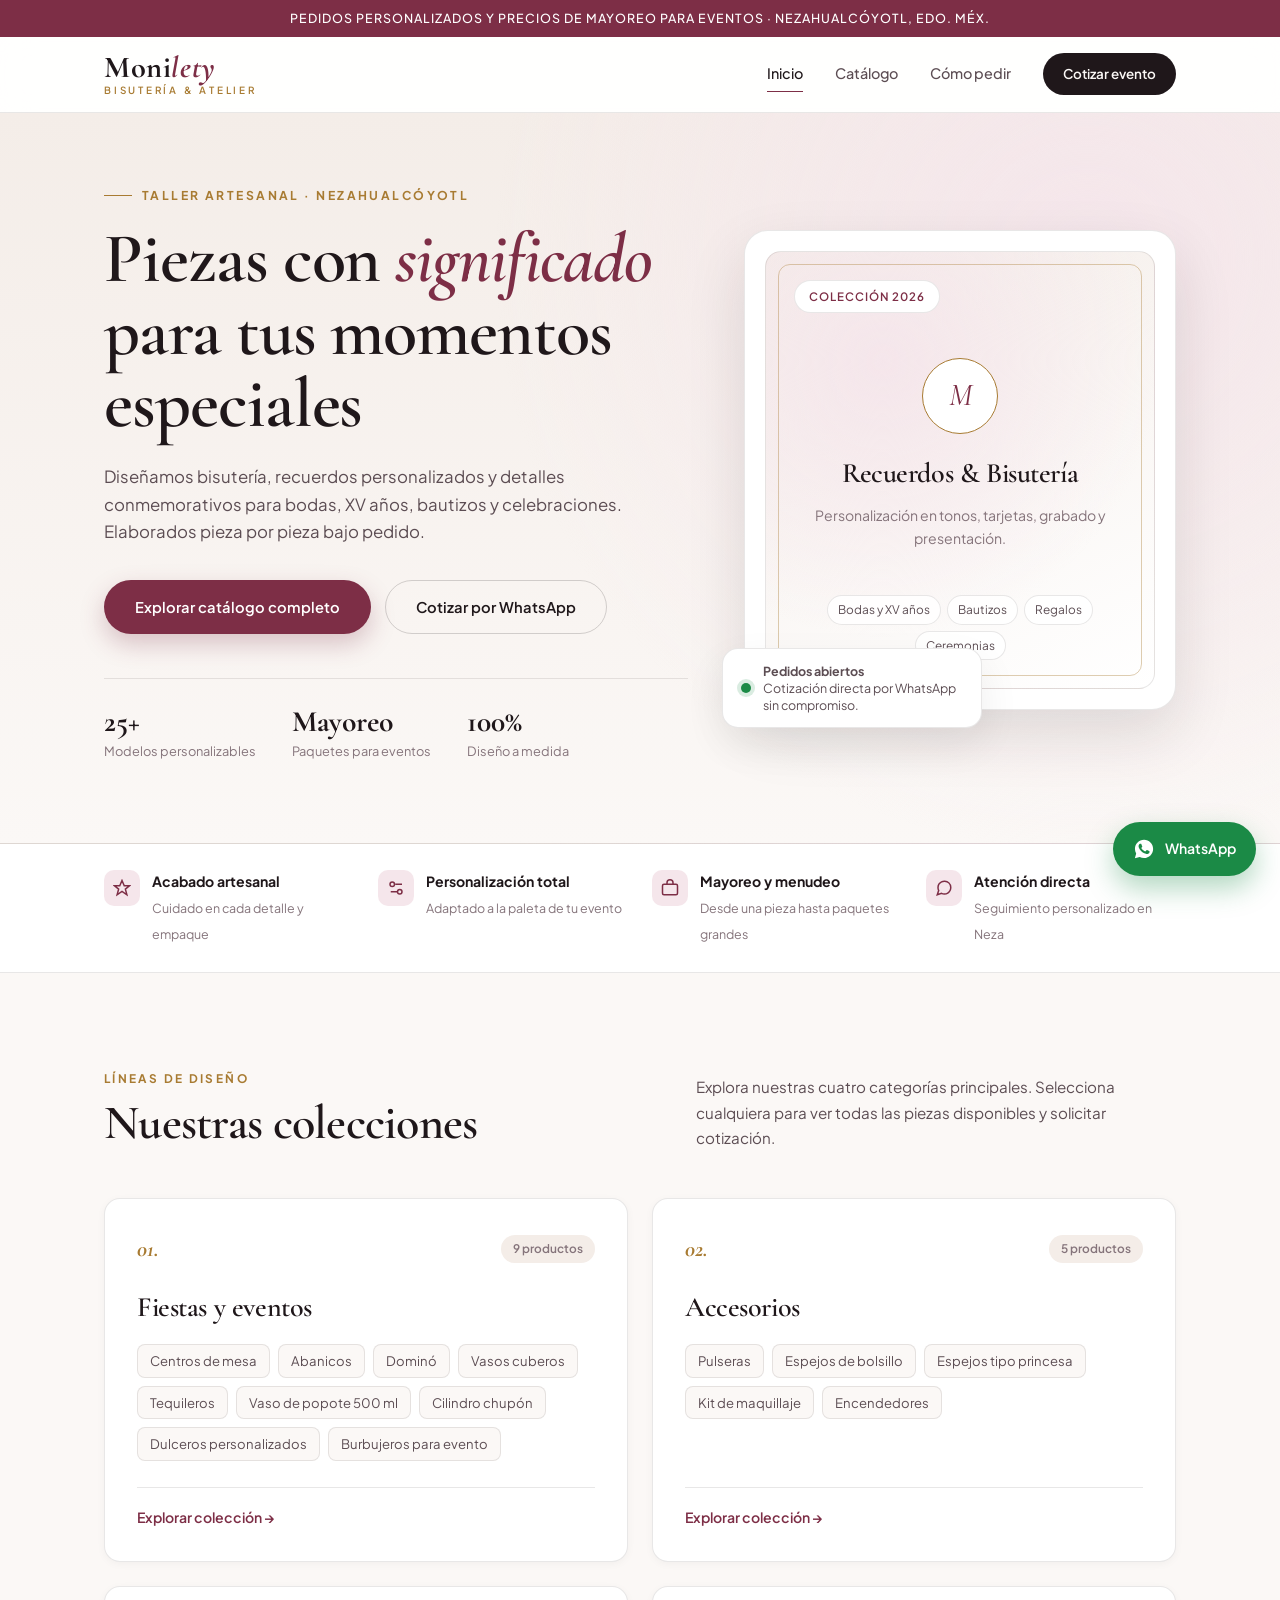
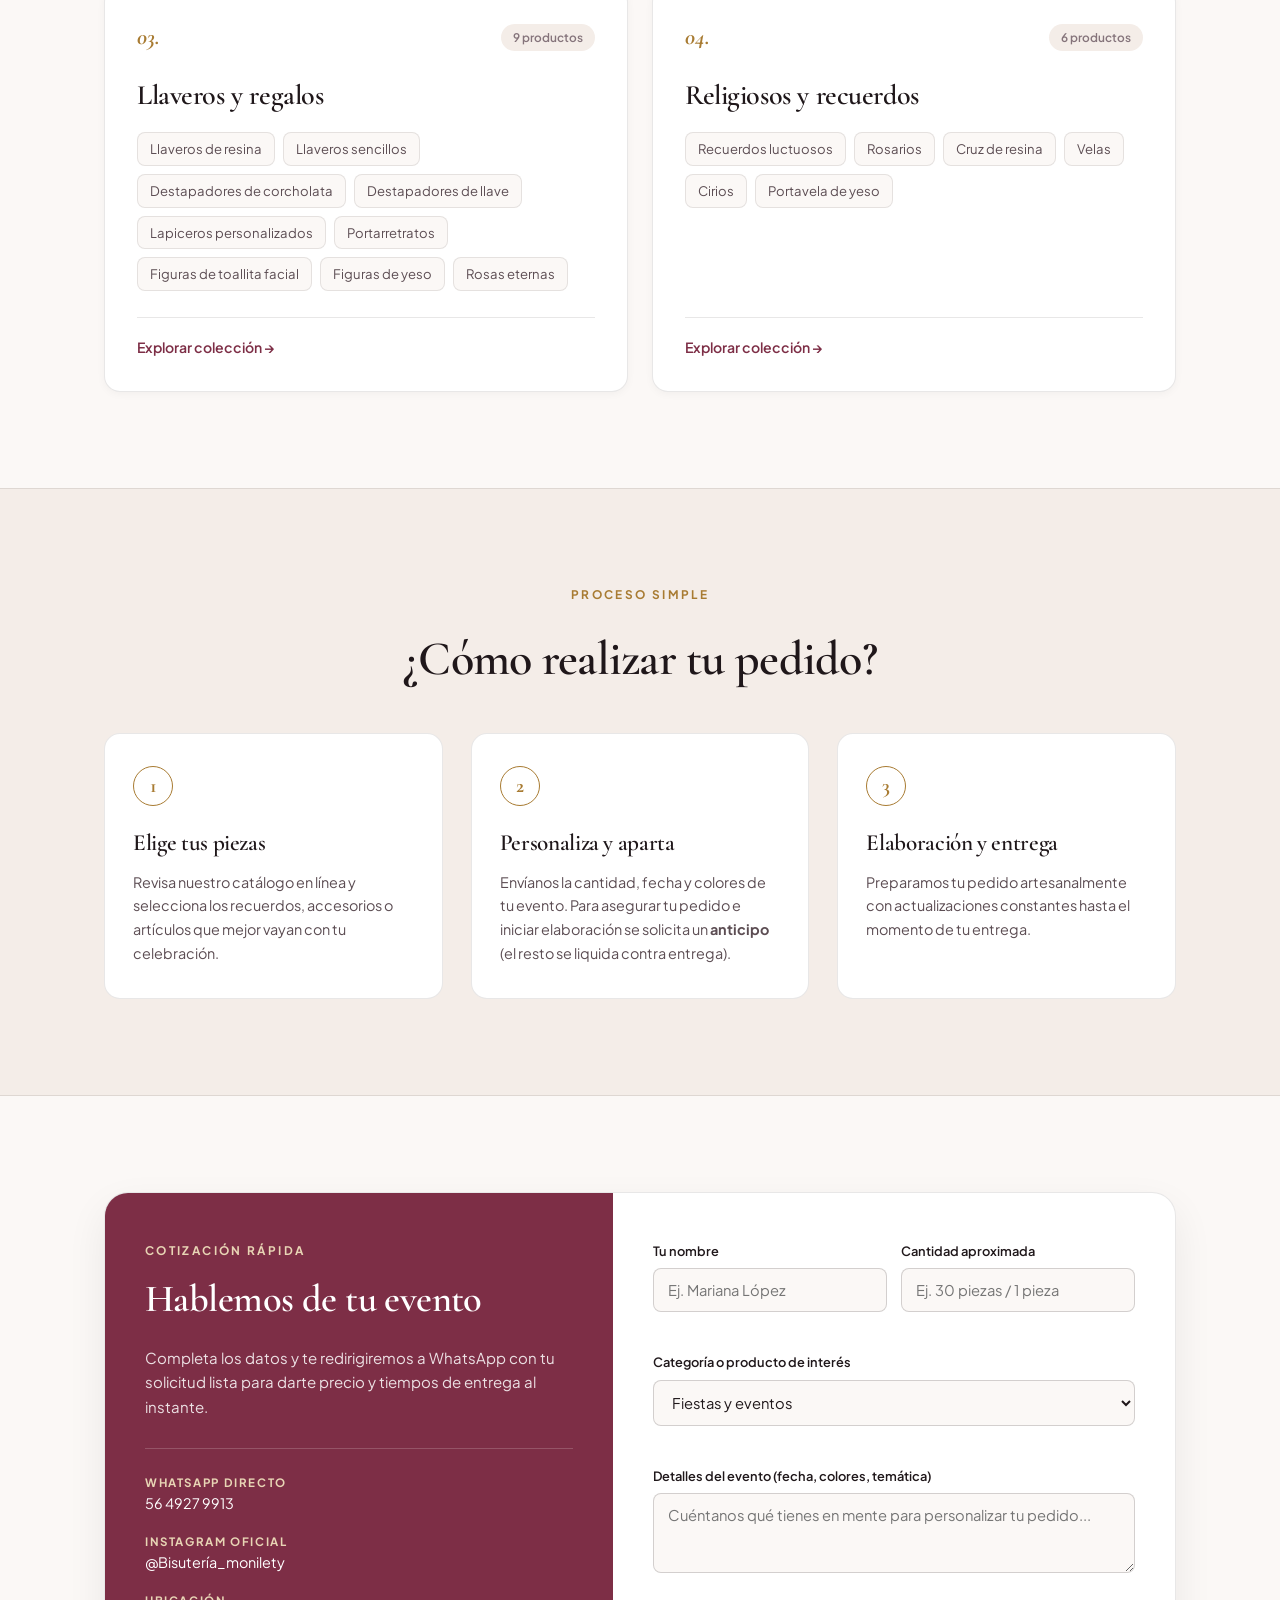
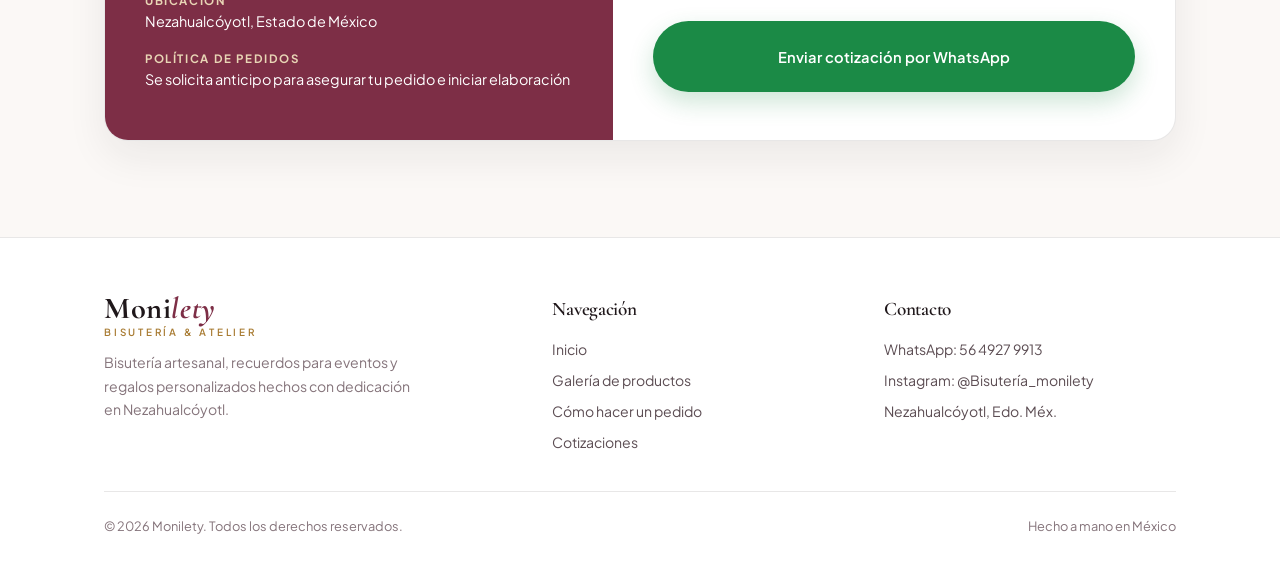
<file: index.html>
<!DOCTYPE html>
<html lang="es">
<head>
  <meta charset="utf-8">
  <meta name="viewport" content="width=device-width, initial-scale=1">
  <link rel="preconnect" href="https://fonts.googleapis.com">
  <link rel="preconnect" href="https://fonts.gstatic.com" crossorigin>
  <link rel="stylesheet" href="https://fonts.googleapis.com/css2?family=Cormorant+Garamond:ital,wght@0,600;0,700;1,600&family=Plus+Jakarta+Sans:wght@400;500;600;700&display=swap">
  <link rel="stylesheet" href="estilos.css">
  <title>Monilety Atelier · Bisutería y Recuerdos Personalizados</title>
</head>
<body>

<div class="topbar">Pedidos personalizados y precios de mayoreo para eventos · Nezahualcóyotl, Edo. Méx.</div>

<header>
  <div class="nav-inner">
    <a class="logo" href="index.html">
      <span class="logo-main">Moni<em>lety</em></span>
      <span class="logo-sub">Bisutería &amp; Atelier</span>
    </a>
    <nav>
      <a class="on" href="index.html">Inicio</a>
      <a href="galeria.html">Catálogo</a>
      <a href="#proceso">Cómo pedir</a>
      <a href="#contacto" class="nav-cta">Cotizar evento</a>
    </nav>
  </div>
</header>

<section class="hero">
  <div class="wrap hero-grid">
    <div>
      <span class="kicker">Taller artesanal · Nezahualcóyotl</span>
      <h1>Piezas con <em>significado</em> para tus momentos especiales</h1>
      <p class="hero-lead">Diseñamos bisutería, recuerdos personalizados y detalles conmemorativos para bodas, XV años, bautizos y celebraciones. Elaborados pieza por pieza bajo pedido.</p>
      <div class="hero-btns">
        <a class="btn btn-primary" href="galeria.html">Explorar catálogo completo</a>
        <a class="btn btn-outline" href="#contacto">Cotizar por WhatsApp</a>
      </div>
      <div class="hero-stats">
        <div class="stat">
          <strong>25+</strong>
          <span>Modelos personalizables</span>
        </div>
        <div class="stat">
          <strong>Mayoreo</strong>
          <span>Paquetes para eventos</span>
        </div>
        <div class="stat">
          <strong>100%</strong>
          <span>Diseño a medida</span>
        </div>
      </div>
    </div>

    <div class="hero-showcase">
      <div class="showcase-frame">
        <div class="showcase-visual">
          <span class="showcase-badge">Colección 2026</span>
          <div class="showcase-center">
            <div class="showcase-monogram">M</div>
            <h3>Recuerdos &amp; Bisutería</h3>
            <p>Personalización en tonos, tarjetas, grabado y presentación.</p>
          </div>
          <div class="showcase-list">
            <span>Bodas y XV años</span>
            <span>Bautizos</span>
            <span>Regalos</span>
            <span>Ceremonias</span>
          </div>
        </div>
      </div>
      <div class="floating-note">
        <span class="dot-live"></span>
        <small><strong>Pedidos abiertos</strong><br>Cotización directa por WhatsApp sin compromiso.</small>
      </div>
    </div>
  </div>
</section>

<div class="trust-strip">
  <div class="wrap trust-grid">
    <div class="trust-item">
      <div class="trust-icon">
        <svg width="18" height="18" viewBox="0 0 24 24" fill="none" stroke="currentColor" stroke-width="2"><path d="M12 2l3 7h7l-5.5 4.5L18.5 21 12 16.5 5.5 21l2-7.5L2 9h7z"/></svg>
      </div>
      <div>
        <strong>Acabado artesanal</strong>
        <span>Cuidado en cada detalle y empaque</span>
      </div>
    </div>
    <div class="trust-item">
      <div class="trust-icon">
        <svg width="18" height="18" viewBox="0 0 24 24" fill="none" stroke="currentColor" stroke-width="2"><path d="M20 7h-9M14 17H5"/><circle cx="17" cy="17" r="3"/><circle cx="7" cy="7" r="3"/></svg>
      </div>
      <div>
        <strong>Personalización total</strong>
        <span>Adaptado a la paleta de tu evento</span>
      </div>
    </div>
    <div class="trust-item">
      <div class="trust-icon">
        <svg width="18" height="18" viewBox="0 0 24 24" fill="none" stroke="currentColor" stroke-width="2"><rect x="2" y="7" width="20" height="14" rx="2"/><path d="M16 7V5a4 4 0 0 0-8 0v2"/></svg>
      </div>
      <div>
        <strong>Mayoreo y menudeo</strong>
        <span>Desde una pieza hasta paquetes grandes</span>
      </div>
    </div>
    <div class="trust-item">
      <div class="trust-icon">
        <svg width="18" height="18" viewBox="0 0 24 24" fill="none" stroke="currentColor" stroke-width="2"><path d="M21 11.5a8.38 8.38 0 0 1-.9 3.8 8.5 8.5 0 0 1-7.6 4.7 8.38 8.38 0 0 1-3.8-.9L3 21l1.9-5.7a8.38 8.38 0 0 1-.9-3.8 8.5 8.5 0 0 1 4.7-7.6 8.38 8.38 0 0 1 3.8-.9h.5a8.48 8.48 0 0 1 8 8v.5z"/></svg>
      </div>
      <div>
        <strong>Atención directa</strong>
        <span>Seguimiento personalizado en Neza</span>
      </div>
    </div>
  </div>
</div>

<section class="sec">
  <div class="wrap">
    <div class="sec-head">
      <div>
        <span class="sec-tag">Líneas de diseño</span>
        <h2>Nuestras colecciones</h2>
      </div>
      <p class="sec-desc">Explora nuestras cuatro categorías principales. Selecciona cualquiera para ver todas las piezas disponibles y solicitar cotización.</p>
    </div>
    <div class="cat-grid" id="cats"></div>
  </div>
</section>

<section class="sec sec-warm" id="proceso">
  <div class="wrap">
    <div class="sec-head center">
      <span class="sec-tag">Proceso simple</span>
      <h2>¿Cómo realizar tu pedido?</h2>
    </div>
    <div class="steps-grid">
      <div class="step-card">
        <div class="step-num">1</div>
        <h3>Elige tus piezas</h3>
        <p>Revisa nuestro catálogo en línea y selecciona los recuerdos, accesorios o artículos que mejor vayan con tu celebración.</p>
      </div>
      <div class="step-card">
        <div class="step-num">2</div>
        <h3>Personaliza y aparta</h3>
        <p>Envíanos la cantidad, fecha y colores de tu evento. Para asegurar tu pedido e iniciar elaboración se solicita un <strong>anticipo</strong> (el resto se liquida contra entrega).</p>
      </div>
      <div class="step-card">
        <div class="step-num">3</div>
        <h3>Elaboración y entrega</h3>
        <p>Preparamos tu pedido artesanalmente con actualizaciones constantes hasta el momento de tu entrega.</p>
      </div>
    </div>
  </div>
</section>

<section class="sec" id="contacto">
  <div class="wrap">
    <div class="contact-split">
      <div class="contact-info">
        <div>
          <span class="sec-tag">Cotización rápida</span>
          <h2>Hablemos de tu evento</h2>
          <p>Completa los datos y te redirigiremos a WhatsApp con tu solicitud lista para darte precio y tiempos de entrega al instante.</p>
        </div>
        <div class="info-list">
          <div class="info-item">
            <strong>WhatsApp directo</strong>
            <span>56 4927 9913</span>
          </div>
          <div class="info-item">
            <strong>Instagram oficial</strong>
            <span>@Bisutería_monilety</span>
          </div>
          <div class="info-item">
            <strong>Ubicación</strong>
            <span>Nezahualcóyotl, Estado de México</span>
          </div>
          <div class="info-item">
            <strong>Política de pedidos</strong>
            <span>Se solicita anticipo para asegurar tu pedido e iniciar elaboración</span>
          </div>
        </div>
      </div>

      <form class="contact-form" id="quoteForm">
        <div class="field-row">
          <div class="field">
            <label for="fNombre">Tu nombre</label>
            <input type="text" id="fNombre" placeholder="Ej. Mariana López" required>
          </div>
          <div class="field">
            <label for="fCantidad">Cantidad aproximada</label>
            <input type="text" id="fCantidad" placeholder="Ej. 30 piezas / 1 pieza">
          </div>
        </div>
        <div class="field">
          <label for="fCat">Categoría o producto de interés</label>
          <select id="fCat"></select>
        </div>
        <div class="field">
          <label for="fNota">Detalles del evento (fecha, colores, temática)</label>
          <textarea id="fNota" rows="3" placeholder="Cuéntanos qué tienes en mente para personalizar tu pedido..."></textarea>
        </div>
        <button type="submit" class="btn btn-wa">Enviar cotización por WhatsApp</button>
      </form>
    </div>
  </div>
</section>

<footer>
  <div class="wrap">
    <div class="foot-grid">
      <div>
        <a class="logo" href="index.html">
          <span class="logo-main">Moni<em>lety</em></span>
          <span class="logo-sub">Bisutería &amp; Atelier</span>
        </a>
        <p style="margin:14px 0 0;max-width:320px;color:var(--muted)">Bisutería artesanal, recuerdos para eventos y regalos personalizados hechos con dedicación en Nezahualcóyotl.</p>
      </div>
      <div>
        <h4>Navegación</h4>
        <div class="foot-links">
          <a href="index.html">Inicio</a>
          <a href="galeria.html">Galería de productos</a>
          <a href="#proceso">Cómo hacer un pedido</a>
          <a href="#contacto">Cotizaciones</a>
        </div>
      </div>
      <div>
        <h4>Contacto</h4>
        <div class="foot-links">
          <a id="footWa" target="_blank" rel="noopener">WhatsApp: 56 4927 9913</a>
          <span>Instagram: @Bisutería_monilety</span>
          <span>Nezahualcóyotl, Edo. Méx.</span>
        </div>
      </div>
    </div>
    <div class="foot-bottom">
      <span>© 2026 Monilety. Todos los derechos reservados.</span>
      <span>Hecho a mano en México</span>
    </div>
  </div>
</footer>

<a class="fab" id="fab" target="_blank" rel="noopener" aria-label="WhatsApp">
  <svg width="22" height="22" viewBox="0 0 24 24" fill="currentColor" aria-hidden="true"><path d="M12.04 2C6.58 2 2.13 6.45 2.13 11.91c0 1.75.46 3.45 1.32 4.95L2.05 22l5.25-1.38c1.45.79 3.08 1.21 4.74 1.21 5.46 0 9.91-4.45 9.91-9.91C21.95 6.45 17.5 2 12.04 2zm5.82 14.01c-.24.68-1.41 1.3-1.96 1.38-.51.08-1.15.11-1.86-.12-.43-.14-.98-.32-1.69-.63-2.97-1.28-4.91-4.27-5.06-4.47-.15-.2-1.21-1.61-1.21-3.07 0-1.46.77-2.18 1.04-2.48.27-.3.59-.37.79-.37.2 0 .4 0 .57.01.18.01.43-.07.67.51.24.59.83 2.03.9 2.18.07.15.12.32.02.52-.1.2-.15.32-.3.5-.15.17-.31.39-.45.52-.15.15-.3.31-.13.61.17.3.76 1.25 1.63 2.03 1.12 1 2.06 1.31 2.36 1.46.3.15.47.12.65-.07.17-.2.74-.86.94-1.16.2-.3.4-.25.67-.15.27.1 1.73.82 2.03.97.3.15.5.22.57.35.07.12.07.72-.17 1.4z"/></svg>
  <span>WhatsApp</span>
</a>

<script src="productos.js"></script>
<script>
document.getElementById("footWa").href = wa("Hola Monilety, me gustaría pedir información sobre sus productos.");

// Llenar selector del formulario con las categorías
const selectCat = document.getElementById("fCat");
selectCat.innerHTML = CATS.map(c => `<option value="${c}">${c}</option>`).join("") + `<option value="Varios / Personalizado">Varios / Pedido especial</option>`;

// Tarjetas de categorías con numeración editorial
document.getElementById("cats").innerHTML = CATS.map((c, idx) => {
  const items = PRODUCTOS.filter(p => p.c === c);
  const num = String(idx + 1).padStart(2, "0");
  return `
    <article class="cat-card">
      <div class="cat-top">
        <span class="cat-num">${num}.</span>
        <span class="cat-pill">${items.length} productos</span>
      </div>
      <h3>${c}</h3>
      <div class="cat-tags">
        ${items.map(p => `<span>${p.n}</span>`).join("")}
      </div>
      <div class="cat-foot">
        <a class="cat-link" href="galeria.html?cat=${encodeURIComponent(c)}">Explorar colección →</a>
      </div>
    </article>`;
}).join("");

// Envío del formulario directo a WhatsApp
document.getElementById("quoteForm").addEventListener("submit", e => {
  e.preventDefault();
  const nombre = document.getElementById("fNombre").value.trim();
  const cant = document.getElementById("fCantidad").value.trim();
  const cat = document.getElementById("fCat").value;
  const nota = document.getElementById("fNota").value.trim();
  const msg = `Hola Monilety, soy ${nombre}. Me gustaría cotizar en la categoría "${cat}"${cant ? ` (${cant})` : ""}.${nota ? ` Detalles: ${nota}` : ""}`;
  window.open(wa(msg), "_blank", "noopener");
});
</script>
</body>
</html>
</file>
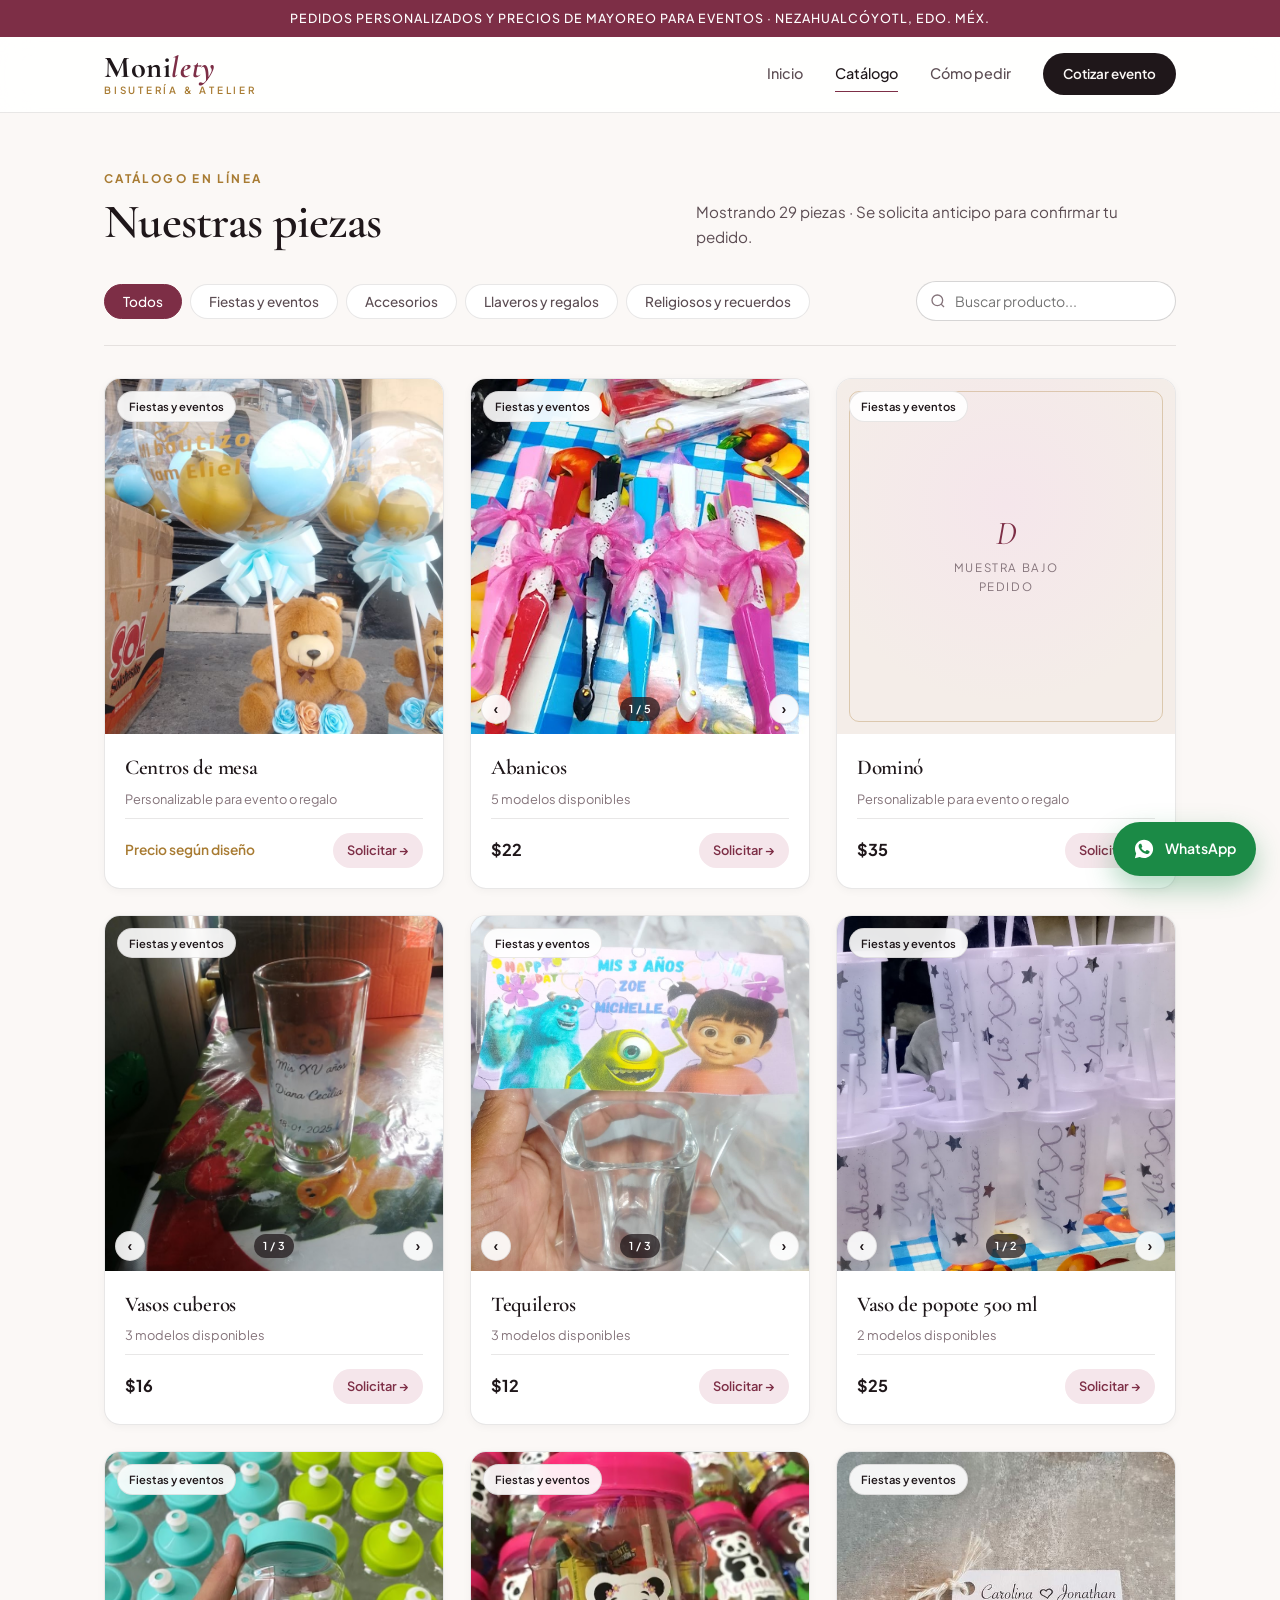
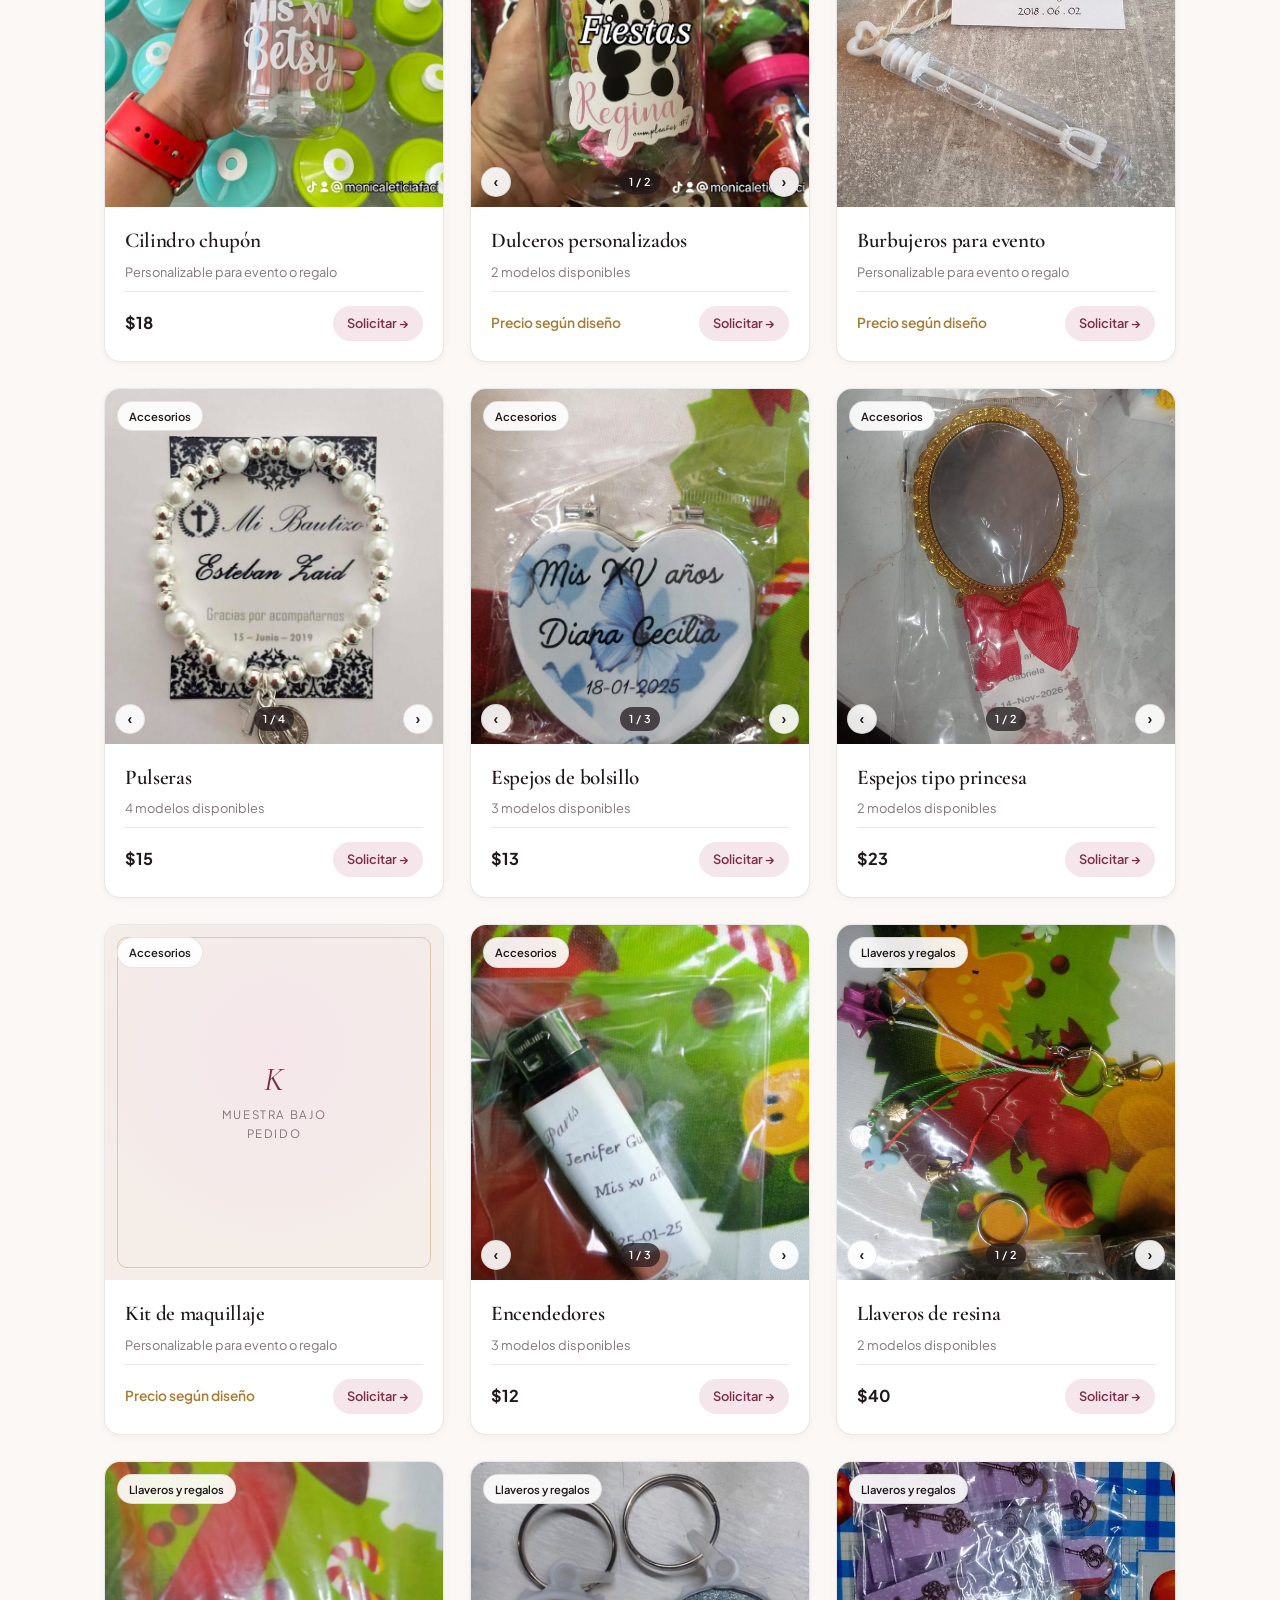
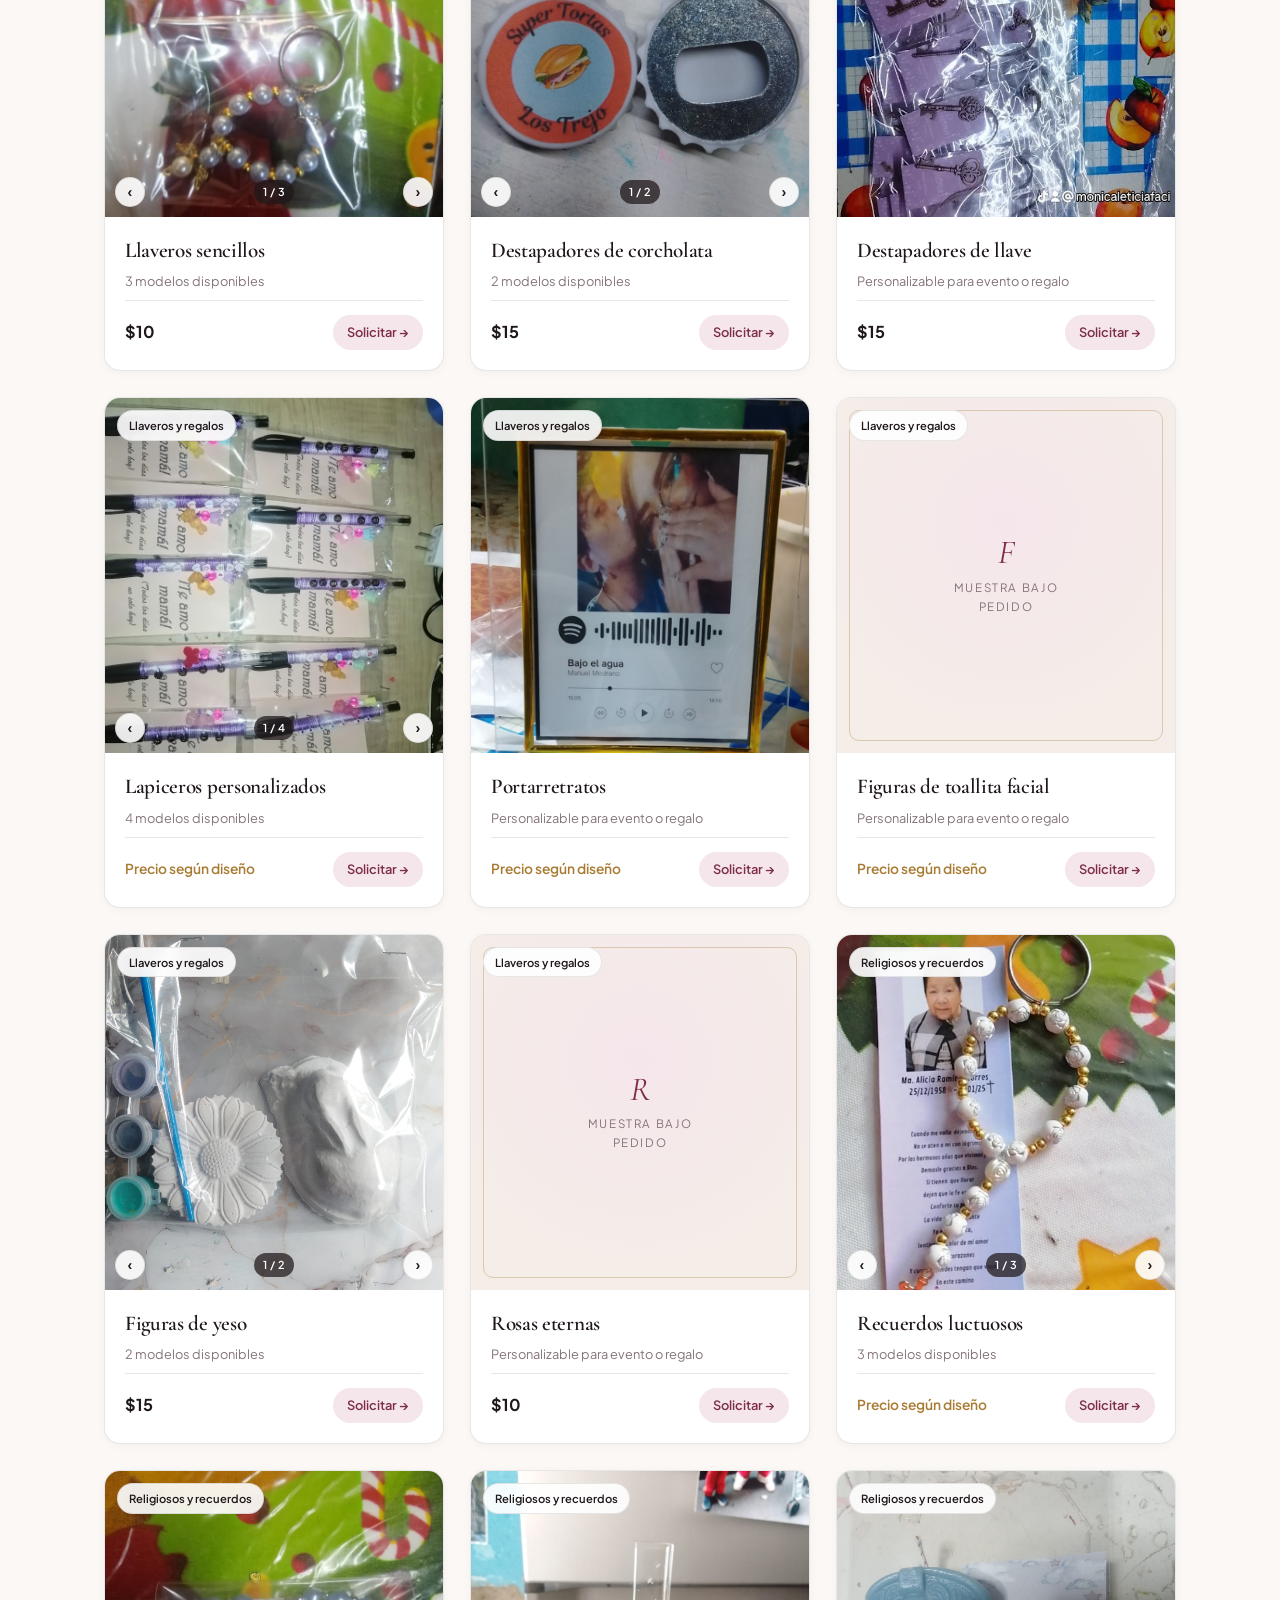
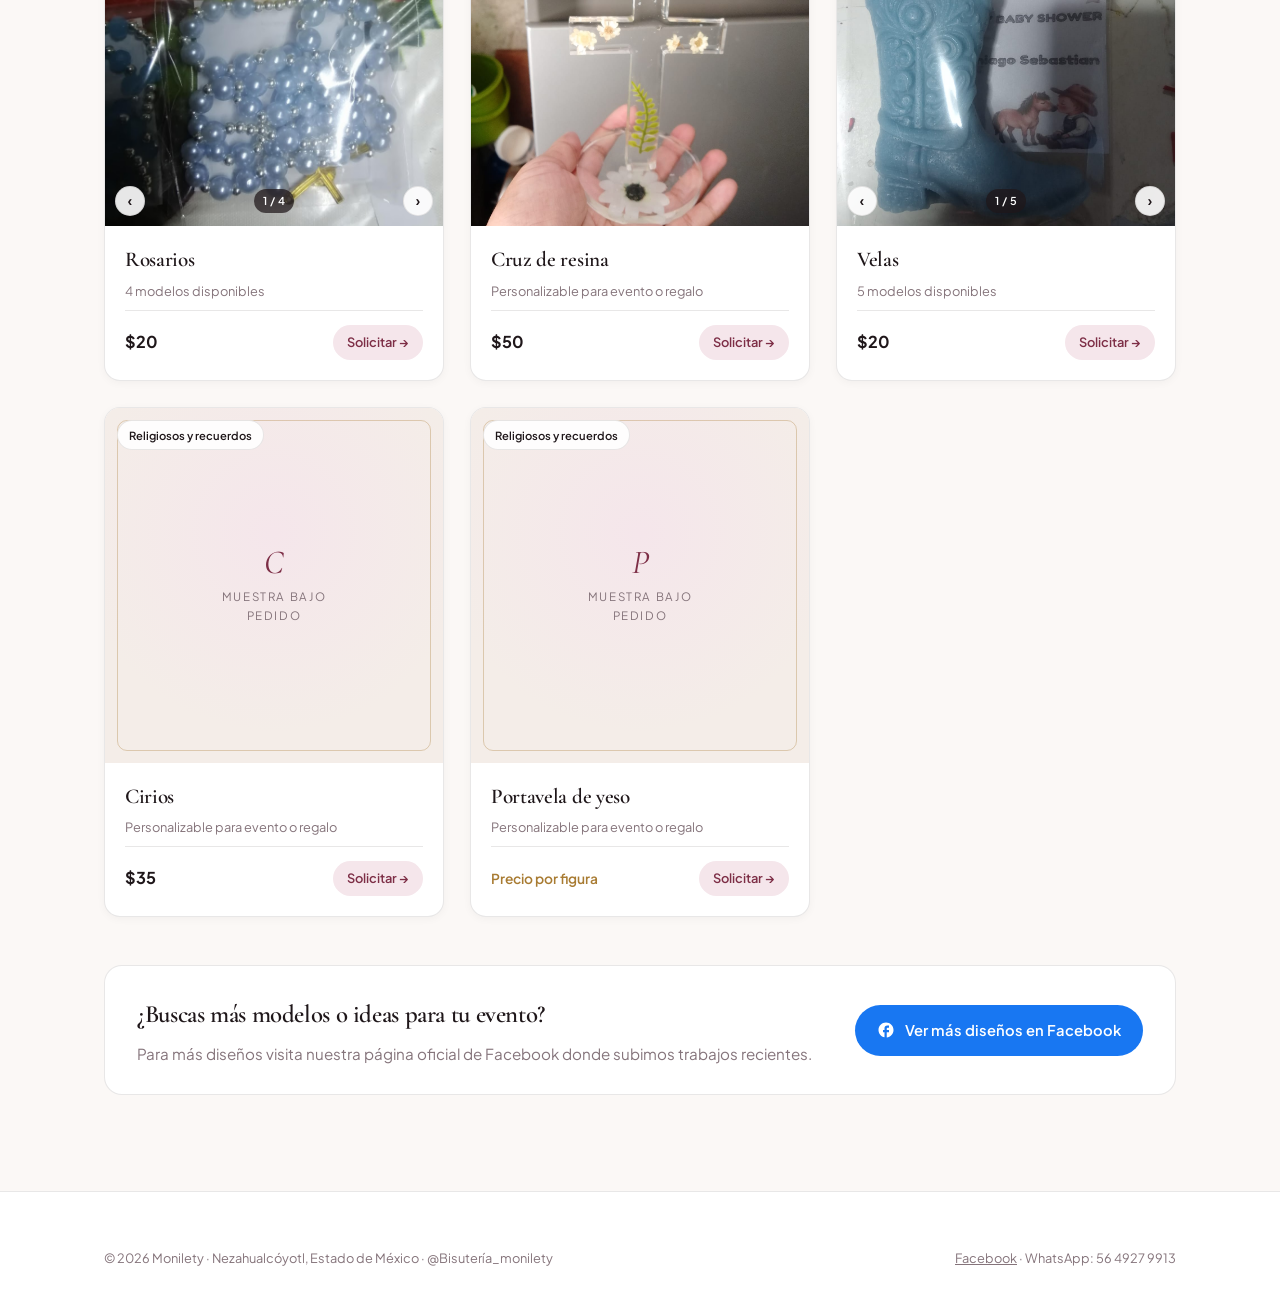
<file: galeria.html>
<!DOCTYPE html>
<html lang="es">
<head>
  <meta charset="utf-8">
  <meta name="viewport" content="width=device-width, initial-scale=1">
  <link rel="preconnect" href="https://fonts.googleapis.com">
  <link rel="preconnect" href="https://fonts.gstatic.com" crossorigin>
  <link rel="stylesheet" href="https://fonts.googleapis.com/css2?family=Cormorant+Garamond:ital,wght@0,600;0,700;1,600&family=Plus+Jakarta+Sans:wght@400;500;600;700&display=swap">
  <link rel="stylesheet" href="estilos.css">
  <title>Catálogo · Monilety Atelier</title>
</head>
<body>

<div class="topbar">Pedidos personalizados y precios de mayoreo para eventos · Nezahualcóyotl, Edo. Méx.</div>

<header>
  <div class="nav-inner">
    <a class="logo" href="index.html">
      <span class="logo-main">Moni<em>lety</em></span>
      <span class="logo-sub">Bisutería &amp; Atelier</span>
    </a>
    <nav>
      <a href="index.html">Inicio</a>
      <a class="on" href="galeria.html">Catálogo</a>
      <a href="index.html#proceso">Cómo pedir</a>
      <a href="index.html#contacto" class="nav-cta">Cotizar evento</a>
    </nav>
  </div>
</header>

<section class="sec" style="padding-top:56px">
  <div class="wrap">
    <div class="sec-head" style="margin-bottom:32px">
      <div>
        <span class="sec-tag">Catálogo en línea</span>
        <h2>Nuestras piezas</h2>
      </div>
      <p class="sec-desc" id="counter">Piezas elaboradas bajo pedido · Se solicita anticipo para confirmar tu fecha.</p>
    </div>

    <div class="toolbar">
      <div class="chips" id="chips"></div>
      <div class="search-box">
        <svg width="16" height="16" viewBox="0 0 24 24" fill="none" stroke="currentColor" stroke-width="2"><circle cx="11" cy="11" r="8"/><path d="M21 21l-4.35-4.35"/></svg>
        <input type="search" id="buscador" placeholder="Buscar producto...">
      </div>
    </div>

    <div class="pgrid" id="pgrid"></div>

    <div class="fb-banner">
      <div>
        <h3>¿Buscas más modelos o ideas para tu evento?</h3>
        <p>Para más diseños visita nuestra página oficial de Facebook donde subimos trabajos recientes.</p>
      </div>
      <a class="btn-fb" href="https://www.facebook.com/profile.php?id=100092387149784" target="_blank" rel="noopener">
        <svg width="18" height="18" viewBox="0 0 24 24" fill="currentColor" aria-hidden="true"><path d="M22 12c0-5.52-4.48-10-10-10S2 6.48 2 12c0 4.84 3.44 8.87 8 9.8V15H8v-3h2V9.5C10 7.57 11.57 6 13.5 6H16v3h-2c-.55 0-1 .45-1 1v2h3v3h-3v6.95c5.05-.5 9-4.76 9-9.95z"/></svg>
        <span>Ver más diseños en Facebook</span>
      </a>
    </div>
  </div>
</section>

<footer>
  <div class="wrap">
    <div class="foot-bottom" style="padding-top:0">
      <span>© 2026 Monilety · Nezahualcóyotl, Estado de México · @Bisutería_monilety</span>
      <span><a href="https://www.facebook.com/profile.php?id=100092387149784" target="_blank" rel="noopener" style="color:inherit;text-decoration:underline">Facebook</a> · WhatsApp: 56 4927 9913</span>
    </div>
  </div>
</footer>

<a class="fab" id="fab" target="_blank" rel="noopener" aria-label="WhatsApp">
  <svg width="22" height="22" viewBox="0 0 24 24" fill="currentColor" aria-hidden="true"><path d="M12.04 2C6.58 2 2.13 6.45 2.13 11.91c0 1.75.46 3.45 1.32 4.95L2.05 22l5.25-1.38c1.45.79 3.08 1.21 4.74 1.21 5.46 0 9.91-4.45 9.91-9.91C21.95 6.45 17.5 2 12.04 2zm5.82 14.01c-.24.68-1.41 1.3-1.96 1.38-.51.08-1.15.11-1.86-.12-.43-.14-.98-.32-1.69-.63-2.97-1.28-4.91-4.27-5.06-4.47-.15-.2-1.21-1.61-1.21-3.07 0-1.46.77-2.18 1.04-2.48.27-.3.59-.37.79-.37.2 0 .4 0 .57.01.18.01.43-.07.67.51.24.59.83 2.03.9 2.18.07.15.12.32.02.52-.1.2-.15.32-.3.5-.15.17-.31.39-.45.52-.15.15-.3.31-.13.61.17.3.76 1.25 1.63 2.03 1.12 1 2.06 1.31 2.36 1.46.3.15.47.12.65-.07.17-.2.74-.86.94-1.16.2-.3.4-.25.67-.15.27.1 1.73.82 2.03.97.3.15.5.22.57.35.07.12.07.72-.17 1.4z"/></svg>
  <span>WhatsApp</span>
</a>

<script src="productos.js"></script>
<script>
const params = new URLSearchParams(location.search);
const catInicial = params.get("cat");
let filtro = (typeof CATS !== "undefined" && CATS.includes(catInicial)) ? catInicial : "Todos";
let query = "";

function pintar() {
  if (typeof PRODUCTOS === "undefined") {
    document.getElementById("pgrid").innerHTML = `<p style="grid-column:1/-1;text-align:center;color:var(--primary)">No se pudo cargar <b>productos.js</b>. Verifica que esté en la misma carpeta que <b>galeria.html</b>.</p>`;
    return;
  }

  document.getElementById("chips").innerHTML = ["Todos", ...CATS]
    .map(c => `<button class="chip ${c === filtro ? "on" : ""}" data-c="${c}">${c}</button>`)
    .join("");

  const lista = PRODUCTOS.filter(p => {
    const okCat = filtro === "Todos" || p.c === filtro;
    const okTxt = p.n.toLowerCase().includes(query) || p.c.toLowerCase().includes(query);
    return okCat && okTxt;
  });

  document.getElementById("counter").textContent = `Mostrando ${lista.length} ${lista.length === 1 ? "pieza" : "piezas"}${filtro !== "Todos" ? ` en ${filtro}` : ""} · Se solicita anticipo para confirmar tu pedido.`;

  document.getElementById("pgrid").innerHTML = lista.length ? lista.map((p, idx) => {
    const esFijo = p.precio && p.precio.startsWith("$") && p.precio !== "$00";
    const fotos = Array.isArray(p.fotos) ? p.fotos : (p.img ? [p.img] : []);
    const inicial = p.n.charAt(0).toUpperCase();

    return `
      <article class="prod" data-idx="${idx}" data-foto="0">
        <div class="ph">
          <span class="tag-cat">${p.c}</span>
          ${fotos.length
            ? `<img src="${encodeURI(fotos[0])}" alt="${p.n}" loading="lazy">
               ${fotos.length > 1 ? `
                 <div class="ph-nav">
                   <button type="button" class="ph-btn" data-dir="-1" aria-label="Foto anterior">‹</button>
                   <span class="ph-count">1 / ${fotos.length}</span>
                   <button type="button" class="ph-btn" data-dir="1" aria-label="Foto siguiente">›</button>
                 </div>` : ""}`
            : `<div class="ph-placeholder">
                 <span class="ph-mono">${inicial}</span>
                 <span class="ph-caption">Muestra bajo pedido</span>
               </div>`
          }
        </div>
        <div class="info">
          <h3>${p.n}</h3>
          <span class="info-sub">${fotos.length > 1 ? `${fotos.length} modelos disponibles` : "Personalizable para evento o regalo"}</span>
          <div class="price-row">
            <span class="price ${esFijo ? "" : "quote"}">${p.precio === "$00" ? "Cotizar pieza" : p.precio}</span>
            <a class="ask" target="_blank" rel="noopener" href="${wa("Hola Monilety, me interesa cotizar: " + p.n)}">Solicitar →</a>
          </div>
        </div>
      </article>`;
  }).join("") : `<p style="grid-column:1/-1;text-align:center;color:var(--muted);padding:40px 0">No encontramos productos con ese nombre. Intenta con otra búsqueda.</p>`;

  window._listaActual = lista;
}

document.getElementById("pgrid").addEventListener("click", e => {
  const btn = e.target.closest(".ph-btn");
  if (!btn) return;
  const card = btn.closest(".prod");
  const item = window._listaActual[Number(card.dataset.idx)];
  const fotos = Array.isArray(item.fotos) ? item.fotos : [item.img];
  const dir = Number(btn.dataset.dir);
  const actual = Number(card.dataset.foto);
  const nuevo = (actual + dir + fotos.length) % fotos.length;

  card.dataset.foto = nuevo;
  card.querySelector("img").src = encodeURI(fotos[nuevo]);
  card.querySelector(".ph-count").textContent = `${nuevo + 1} / ${fotos.length}`;
});

document.getElementById("chips").addEventListener("click", e => {
  const b = e.target.closest(".chip");
  if (b) {
    filtro = b.dataset.c;
    pintar();
  }
});

document.getElementById("buscador").addEventListener("input", e => {
  query = e.target.value.trim().toLowerCase();
  pintar();
});

pintar();
</script>
</body>
</html>
</file>
<file: estilos.css>
:root {
  --bg: #fbf8f6;
  --bg-warm: #f4ede8;
  --surface: #ffffff;
  --ink: #1f171a;
  --ink-soft: #5c4d53;
  --muted: #85747b;
  --primary: #7d2e46;
  --primary-dark: #5e2033;
  --primary-soft: #f5e6eb;
  --gold: #a87b32;
  --gold-light: #e8d5b5;
  --border: rgba(31, 23, 26, 0.1);
  --border-strong: rgba(31, 23, 26, 0.18);
  --shadow-xs: 0 2px 8px rgba(31, 23, 26, 0.04);
  --shadow-md: 0 16px 40px rgba(31, 23, 26, 0.07);
  --shadow-lg: 0 24px 60px rgba(31, 23, 26, 0.12);
  --radius-sm: 8px;
  --radius-md: 16px;
  --radius-lg: 24px;
  color-scheme: light;
}

@media (prefers-color-scheme: dark) {
  :root {
    --bg: #120d0f;
    --bg-warm: #1a1316;
    --surface: #21181c;
    --ink: #f6eff1;
    --ink-soft: #cbbbc1;
    --muted: #96838b;
    --primary: #d97795;
    --primary-dark: #e691ab;
    --primary-soft: #331e25;
    --gold: #d4a657;
    --gold-light: #4a3b22;
    --border: rgba(246, 239, 241, 0.1);
    --border-strong: rgba(246, 239, 241, 0.2);
    --shadow-xs: 0 2px 8px rgba(0, 0, 0, 0.25);
    --shadow-md: 0 16px 40px rgba(0, 0, 0, 0.4);
    --shadow-lg: 0 24px 60px rgba(0, 0, 0, 0.55);
    color-scheme: dark;
  }
}

*, *::before, *::after {
  box-sizing: border-box;
}

html {
  scroll-behavior: smooth;
  scroll-padding-top: 88px;
}

body {
  margin: 0;
  background: var(--bg);
  color: var(--ink);
  font-family: "Plus Jakarta Sans", system-ui, -apple-system, sans-serif;
  line-height: 1.65;
  -webkit-font-smoothing: antialiased;
}

h1, h2, h3, h4, .serif {
  font-family: "Cormorant Garamond", Georgia, serif;
  margin: 0;
  font-weight: 600;
  letter-spacing: -0.015em;
}

img {
  display: block;
  max-width: 100%;
}

.wrap {
  max-width: 1200px;
  margin: 0 auto;
  padding: 0 5%;
}

/* Barra superior de anuncio */
.topbar {
  background: var(--primary);
  color: #fff;
  text-align: center;
  font-size: 0.78rem;
  letter-spacing: 0.08em;
  text-transform: uppercase;
  padding: 8px 5%;
  font-weight: 500;
}

/* Navegación */
header {
  position: sticky;
  top: 0;
  z-index: 40;
  background: color-mix(in srgb, var(--surface) 88%, transparent);
  backdrop-filter: blur(16px);
  -webkit-backdrop-filter: blur(16px);
  border-bottom: 1px solid var(--border);
}

.nav-inner {
  max-width: 1200px;
  margin: 0 auto;
  padding: 16px 5%;
  display: flex;
  align-items: center;
  justify-content: space-between;
  gap: 20px;
}

.logo {
  text-decoration: none;
  display: flex;
  flex-direction: column;
  line-height: 1;
}

.logo-main {
  font-family: "Cormorant Garamond", Georgia, serif;
  font-size: 1.9rem;
  font-weight: 700;
  color: var(--ink);
  letter-spacing: 0.02em;
}

.logo-main em {
  color: var(--primary);
  font-style: italic;
}

.logo-sub {
  font-size: 0.62rem;
  text-transform: uppercase;
  letter-spacing: 0.28em;
  color: var(--gold);
  margin-top: 3px;
  font-weight: 600;
}

nav {
  display: flex;
  align-items: center;
  gap: 32px;
}

nav a {
  position: relative;
  text-decoration: none;
  color: var(--ink-soft);
  font-size: 0.9rem;
  font-weight: 500;
  padding: 6px 0;
  transition: color 0.2s ease;
}

nav a::after {
  content: "";
  position: absolute;
  left: 0;
  bottom: 0;
  width: 0;
  height: 1.5px;
  background: var(--primary);
  transition: width 0.25s ease;
}

nav a:hover, nav a.on {
  color: var(--ink);
}

nav a:hover::after, nav a.on::after {
  width: 100%;
}

.nav-cta {
  padding: 10px 20px !important;
  background: var(--ink);
  color: var(--bg) !important;
  border-radius: 999px;
  font-size: 0.84rem !important;
  font-weight: 600 !important;
  transition: transform 0.2s ease, opacity 0.2s ease !important;
}

.nav-cta::after {
  display: none;
}

.nav-cta:hover {
  transform: translateY(-1px);
  opacity: 0.9;
}

/* Botones */
.btn {
  display: inline-flex;
  align-items: center;
  justify-content: center;
  gap: 10px;
  padding: 14px 30px;
  border-radius: 999px;
  font-family: inherit;
  font-size: 0.92rem;
  font-weight: 600;
  text-decoration: none;
  cursor: pointer;
  border: 1px solid transparent;
  transition: all 0.25s cubic-bezier(0.22, 1, 0.36, 1);
}

.btn-primary {
  background: var(--primary);
  color: #fff;
  box-shadow: 0 10px 24px color-mix(in srgb, var(--primary) 26%, transparent);
}

.btn-primary:hover {
  background: var(--primary-dark);
  transform: translateY(-2px);
}

.btn-outline {
  background: transparent;
  color: var(--ink);
  border-color: var(--border-strong);
}

.btn-outline:hover {
  border-color: var(--ink);
  background: var(--surface);
  transform: translateY(-2px);
}

.btn-wa {
  background: #1b8a46;
  color: #fff;
  box-shadow: 0 10px 24px rgba(27, 138, 70, 0.22);
}

.btn-wa:hover {
  background: #157038;
  transform: translateY(-2px);
}

/* Hero Asimétrico Editorial */
.hero {
  padding: 64px 0 80px;
  background:
    radial-gradient(circle at 85% 20%, var(--primary-soft), transparent 48%),
    linear-gradient(180deg, var(--bg-warm) 0%, var(--bg) 100%);
  border-bottom: 1px solid var(--border);
}

.hero-grid {
  display: grid;
  grid-template-columns: 1.15fr 0.85fr;
  gap: 56px;
  align-items: center;
}

.kicker {
  display: inline-flex;
  align-items: center;
  gap: 10px;
  font-size: 0.76rem;
  text-transform: uppercase;
  letter-spacing: 0.2em;
  color: var(--gold);
  font-weight: 700;
  margin-bottom: 18px;
}

.kicker::before {
  content: "";
  width: 28px;
  height: 1px;
  background: var(--gold);
}

.hero h1 {
  font-size: clamp(2.9rem, 5.5vw, 4.7rem);
  line-height: 1.03;
  color: var(--ink);
}

.hero h1 em {
  color: var(--primary);
  font-style: italic;
  font-weight: 600;
}

.hero-lead {
  margin: 22px 0 34px;
  font-size: 1.05rem;
  color: var(--ink-soft);
  max-width: 520px;
}

.hero-btns {
  display: flex;
  flex-wrap: wrap;
  gap: 14px;
}

.hero-stats {
  display: flex;
  gap: 36px;
  margin-top: 44px;
  padding-top: 28px;
  border-top: 1px solid var(--border);
}

.stat strong {
  display: block;
  font-family: "Cormorant Garamond", serif;
  font-size: 1.85rem;
  line-height: 1;
  color: var(--ink);
}

.stat span {
  font-size: 0.8rem;
  color: var(--muted);
}

/* Escaparate derecho del Hero */
.hero-showcase {
  position: relative;
}

.showcase-frame {
  background: var(--surface);
  border: 1px solid var(--border);
  border-radius: var(--radius-lg);
  padding: 20px;
  box-shadow: var(--shadow-lg);
}

.showcase-visual {
  aspect-ratio: 4 / 4.5;
  border-radius: var(--radius-md);
  background:
    radial-gradient(circle at 30% 25%, var(--primary-soft), transparent 65%),
    linear-gradient(155deg, var(--bg-warm), var(--surface));
  border: 1px solid var(--border);
  display: flex;
  flex-direction: column;
  justify-content: space-between;
  padding: 28px;
  position: relative;
  overflow: hidden;
}

.showcase-visual::after {
  content: "";
  position: absolute;
  inset: 12px;
  border: 1px solid color-mix(in srgb, var(--gold) 38%, transparent);
  border-radius: calc(var(--radius-md) - 4px);
  pointer-events: none;
}

.showcase-badge {
  align-self: flex-start;
  background: var(--surface);
  border: 1px solid var(--border);
  padding: 6px 14px;
  border-radius: 999px;
  font-size: 0.72rem;
  font-weight: 600;
  letter-spacing: 0.08em;
  text-transform: uppercase;
  color: var(--primary);
}

.showcase-center {
  text-align: center;
  padding: 20px 10px;
}

.showcase-monogram {
  width: 76px;
  height: 76px;
  margin: 0 auto 16px;
  border-radius: 50%;
  border: 1px solid var(--gold);
  display: grid;
  place-items: center;
  font-family: "Cormorant Garamond", serif;
  font-size: 2rem;
  font-style: italic;
  color: var(--primary);
  background: var(--surface);
}

.showcase-center h3 {
  font-size: 1.75rem;
  color: var(--ink);
}

.showcase-center p {
  margin: 8px 0 0;
  font-size: 0.88rem;
  color: var(--muted);
}

.showcase-list {
  display: flex;
  flex-wrap: wrap;
  justify-content: center;
  gap: 6px;
}

.showcase-list span {
  font-size: 0.74rem;
  padding: 4px 10px;
  border-radius: 999px;
  background: color-mix(in srgb, var(--surface) 85%, transparent);
  border: 1px solid var(--border);
  color: var(--ink-soft);
}

.floating-note {
  position: absolute;
  bottom: -18px;
  left: -22px;
  background: var(--surface);
  border: 1px solid var(--border);
  border-radius: var(--radius-md);
  padding: 14px 18px;
  box-shadow: var(--shadow-md);
  display: flex;
  align-items: center;
  gap: 12px;
  max-width: 260px;
}

.dot-live {
  width: 10px;
  height: 10px;
  border-radius: 50%;
  background: #1b8a46;
  flex-shrink: 0;
  box-shadow: 0 0 0 4px rgba(27, 138, 70, 0.16);
}

.floating-note small {
  display: block;
  font-size: 0.78rem;
  line-height: 1.35;
  color: var(--ink-soft);
}

/* Barra de garantías */
.trust-strip {
  background: var(--surface);
  border-bottom: 1px solid var(--border);
  padding: 26px 0;
}

.trust-grid {
  display: grid;
  grid-template-columns: repeat(4, 1fr);
  gap: 24px;
}

.trust-item {
  display: flex;
  align-items: flex-start;
  gap: 12px;
}

.trust-icon {
  width: 36px;
  height: 36px;
  border-radius: 10px;
  background: var(--primary-soft);
  color: var(--primary);
  display: grid;
  place-items: center;
  flex-shrink: 0;
}

.trust-item strong {
  display: block;
  font-size: 0.88rem;
  color: var(--ink);
}

.trust-item span {
  font-size: 0.78rem;
  color: var(--muted);
}

/* Secciones generales */
.sec {
  padding: 96px 0;
}

.sec-warm {
  background: var(--bg-warm);
  border-block: 1px solid var(--border);
}

.sec-head {
  display: flex;
  justify-content: space-between;
  align-items: flex-end;
  flex-wrap: wrap;
  gap: 20px;
  margin-bottom: 48px;
}

.sec-head.center {
  flex-direction: column;
  align-items: center;
  text-align: center;
}

.sec-tag {
  display: block;
  font-size: 0.74rem;
  text-transform: uppercase;
  letter-spacing: 0.2em;
  color: var(--gold);
  font-weight: 700;
  margin-bottom: 8px;
}

.sec-head h2 {
  font-size: clamp(2.2rem, 4vw, 3rem);
  line-height: 1.1;
}

.sec-desc {
  max-width: 480px;
  color: var(--ink-soft);
  font-size: 0.95rem;
  margin: 0;
}

/* Grid de Categorías */
.cat-grid {
  display: grid;
  grid-template-columns: repeat(2, 1fr);
  gap: 24px;
}

.cat-card {
  background: var(--surface);
  border: 1px solid var(--border);
  border-radius: var(--radius-md);
  padding: 32px;
  box-shadow: var(--shadow-xs);
  display: flex;
  flex-direction: column;
  transition: transform 0.25s ease, box-shadow 0.25s ease, border-color 0.25s ease;
}

.cat-card:hover {
  transform: translateY(-4px);
  box-shadow: var(--shadow-md);
  border-color: color-mix(in srgb, var(--primary) 40%, transparent);
}

.cat-top {
  display: flex;
  justify-content: space-between;
  align-items: center;
  margin-bottom: 16px;
}

.cat-num {
  font-family: "Cormorant Garamond", serif;
  font-size: 1.4rem;
  font-style: italic;
  color: var(--gold);
  font-weight: 700;
}

.cat-pill {
  font-size: 0.74rem;
  font-weight: 600;
  color: var(--muted);
  background: var(--bg-warm);
  padding: 4px 12px;
  border-radius: 999px;
}

.cat-card h3 {
  font-size: 1.75rem;
  margin-bottom: 14px;
  color: var(--ink);
}

.cat-tags {
  display: flex;
  flex-wrap: wrap;
  gap: 8px;
  margin-bottom: 26px;
}

.cat-tags span {
  font-size: 0.82rem;
  color: var(--ink-soft);
  background: var(--bg);
  border: 1px solid var(--border);
  padding: 5px 12px;
  border-radius: var(--radius-sm);
}

.cat-foot {
  margin-top: auto;
  padding-top: 18px;
  border-top: 1px solid var(--border);
  display: flex;
  justify-content: space-between;
  align-items: center;
}

.cat-link {
  text-decoration: none;
  font-size: 0.88rem;
  font-weight: 600;
  color: var(--primary);
  display: inline-flex;
  align-items: center;
  gap: 6px;
}

.cat-link:hover {
  text-decoration: underline;
}

/* Proceso en 3 pasos */
.steps-grid {
  display: grid;
  grid-template-columns: repeat(3, 1fr);
  gap: 28px;
}

.step-card {
  background: var(--surface);
  border: 1px solid var(--border);
  border-radius: var(--radius-md);
  padding: 32px 28px;
}

.step-num {
  width: 40px;
  height: 40px;
  border-radius: 50%;
  border: 1px solid var(--gold);
  color: var(--gold);
  font-family: "Cormorant Garamond", serif;
  font-size: 1.25rem;
  font-weight: 700;
  display: grid;
  place-items: center;
  margin-bottom: 18px;
}

.step-card h3 {
  font-size: 1.45rem;
  margin-bottom: 8px;
}

.step-card p {
  margin: 0;
  font-size: 0.9rem;
  color: var(--ink-soft);
}

/* Bloque de Contacto y Cotizador Rápido */
.contact-split {
  display: grid;
  grid-template-columns: 0.95fr 1.05fr;
  background: var(--surface);
  border: 1px solid var(--border);
  border-radius: var(--radius-lg);
  overflow: hidden;
  box-shadow: var(--shadow-md);
}

.contact-info {
  background: var(--primary);
  color: #fff;
  padding: 48px 40px;
  display: flex;
  flex-direction: column;
  justify-content: space-between;
}

.contact-info .sec-tag {
  color: var(--gold-light);
}

.contact-info h2 {
  font-size: 2.4rem;
  color: #fff;
  margin-bottom: 14px;
}

.contact-info p {
  color: rgba(255, 255, 255, 0.85);
  font-size: 0.94rem;
  margin: 0 0 28px;
}

.info-list {
  display: grid;
  gap: 16px;
  padding-top: 24px;
  border-top: 1px solid rgba(255, 255, 255, 0.18);
  font-size: 0.9rem;
}

.info-item strong {
  display: block;
  font-size: 0.72rem;
  text-transform: uppercase;
  letter-spacing: 0.14em;
  color: var(--gold-light);
}

.contact-form {
  padding: 48px 40px;
  display: grid;
  gap: 18px;
}

.field label {
  display: block;
  font-size: 0.8rem;
  font-weight: 600;
  color: var(--ink);
  margin-bottom: 6px;
}

.field input, .field select, .field textarea {
  width: 100%;
  padding: 12px 14px;
  border-radius: var(--radius-sm);
  border: 1px solid var(--border-strong);
  background: var(--bg);
  color: var(--ink);
  font-family: inherit;
  font-size: 0.92rem;
  transition: border-color 0.2s ease, background 0.2s ease;
}

.field input:focus, .field select:focus, .field textarea:focus {
  outline: none;
  border-color: var(--primary);
  background: var(--surface);
}

.field-row {
  display: grid;
  grid-template-columns: 1fr 1fr;
  gap: 14px;
}

/* Galería: Barra de herramientas y tarjetas */
.toolbar {
  display: flex;
  flex-wrap: wrap;
  justify-content: space-between;
  align-items: center;
  gap: 16px;
  margin-bottom: 32px;
  padding-bottom: 24px;
  border-bottom: 1px solid var(--border);
}

.chips {
  display: flex;
  flex-wrap: wrap;
  gap: 8px;
}

.chip {
  border: 1px solid var(--border);
  background: var(--surface);
  color: var(--ink-soft);
  padding: 8px 18px;
  border-radius: 999px;
  cursor: pointer;
  font-family: inherit;
  font-size: 0.85rem;
  font-weight: 500;
  transition: all 0.2s ease;
}

.chip:hover {
  border-color: var(--primary);
  color: var(--ink);
}

.chip.on {
  background: var(--primary);
  color: #fff;
  border-color: var(--primary);
}

.search-box {
  position: relative;
  min-width: 260px;
}

.search-box input {
  width: 100%;
  padding: 10px 16px 10px 38px;
  border-radius: 999px;
  border: 1px solid var(--border-strong);
  background: var(--surface);
  color: var(--ink);
  font-family: inherit;
  font-size: 0.88rem;
}

.search-box input:focus {
  outline: none;
  border-color: var(--primary);
}

.search-box svg {
  position: absolute;
  left: 14px;
  top: 50%;
  transform: translateY(-50%);
  color: var(--muted);
}

.pgrid {
  display: grid;
  grid-template-columns: repeat(auto-fill, minmax(260px, 1fr));
  gap: 26px;
}

.prod {
  background: var(--surface);
  border: 1px solid var(--border);
  border-radius: var(--radius-md);
  overflow: hidden;
  display: flex;
  flex-direction: column;
  box-shadow: var(--shadow-xs);
  transition: transform 0.25s ease, box-shadow 0.25s ease, border-color 0.25s ease;
}

.prod:hover {
  transform: translateY(-5px);
  box-shadow: var(--shadow-md);
  border-color: color-mix(in srgb, var(--primary) 35%, transparent);
}

.ph {
  position: relative;
  aspect-ratio: 4 / 4.2;
  background: var(--bg-warm);
  overflow: hidden;
}

.ph img {
  width: 100%;
  height: 100%;
  object-fit: cover;
  transition: transform 0.5s ease;
}

.prod:hover .ph img {
  transform: scale(1.05);
}

/* Placeholder editorial cuando no hay fotografía aún */
.ph-placeholder {
  width: 100%;
  height: 100%;
  padding: 24px;
  display: flex;
  flex-direction: column;
  align-items: center;
  justify-content: center;
  text-align: center;
  background:
    radial-gradient(circle at 50% 35%, var(--primary-soft), transparent 70%),
    var(--bg-warm);
  position: relative;
}

.ph-placeholder::before {
  content: "";
  position: absolute;
  inset: 12px;
  border: 1px solid color-mix(in srgb, var(--gold) 32%, transparent);
  border-radius: 10px;
}

.ph-mono {
  font-family: "Cormorant Garamond", serif;
  font-size: 2.1rem;
  font-style: italic;
  color: var(--primary);
  line-height: 1;
  margin-bottom: 8px;
}

.ph-caption {
  font-size: 0.72rem;
  text-transform: uppercase;
  letter-spacing: 0.14em;
  color: var(--muted);
  max-width: 160px;
}

.tag-cat {
  position: absolute;
  top: 12px;
  left: 12px;
  z-index: 2;
  background: color-mix(in srgb, var(--surface) 90%, transparent);
  backdrop-filter: blur(8px);
  color: var(--ink);
  font-size: 0.7rem;
  font-weight: 600;
  padding: 5px 11px;
  border-radius: 999px;
  border: 1px solid var(--border);
}

.info {
  padding: 20px;
  display: flex;
  flex-direction: column;
  gap: 8px;
  flex: 1;
}

.info h3 {
  font-size: 1.32rem;
  line-height: 1.25;
  color: var(--ink);
}

.info-sub {
  font-size: 0.8rem;
  color: var(--muted);
}

.price-row {
  margin-top: auto;
  padding-top: 14px;
  border-top: 1px solid var(--border);
  display: flex;
  align-items: center;
  justify-content: space-between;
  gap: 10px;
}

.price {
  color: var(--ink);
  font-weight: 700;
  font-size: 1.02rem;
}

.price.quote {
  color: var(--gold);
  font-weight: 600;
  font-size: 0.86rem;
}

.ask {
  display: inline-flex;
  align-items: center;
  gap: 6px;
  padding: 7px 14px;
  border-radius: 999px;
  background: var(--primary-soft);
  color: var(--primary);
  font-size: 0.8rem;
  font-weight: 600;
  text-decoration: none;
  transition: background 0.2s ease, color 0.2s ease;
}

.ask:hover {
  background: var(--primary);
  color: #fff;
}

/* Footer */
footer {
  background: var(--surface);
  border-top: 1px solid var(--border);
  padding: 56px 0 36px;
  color: var(--ink-soft);
  font-size: 0.88rem;
}

.foot-grid {
  display: grid;
  grid-template-columns: 1.4fr 1fr 1fr;
  gap: 40px;
  padding-bottom: 36px;
  border-bottom: 1px solid var(--border);
}

.foot-grid h4 {
  font-size: 1.2rem;
  color: var(--ink);
  margin-bottom: 12px;
}

.foot-links {
  display: grid;
  gap: 8px;
}

.foot-links a {
  color: var(--ink-soft);
  text-decoration: none;
}

.foot-links a:hover {
  color: var(--primary);
}

.foot-bottom {
  padding-top: 24px;
  display: flex;
  justify-content: space-between;
  flex-wrap: wrap;
  gap: 12px;
  font-size: 0.8rem;
  color: var(--muted);
}

/* Botón flotante WhatsApp */
.fab {
  position: fixed;
  right: 24px;
  bottom: 24px;
  z-index: 50;
  background: #1b8a46;
  color: #fff;
  height: 54px;
  padding: 0 20px;
  border-radius: 999px;
  display: inline-flex;
  align-items: center;
  gap: 10px;
  text-decoration: none;
  font-weight: 600;
  font-size: 0.88rem;
  box-shadow: 0 12px 28px rgba(27, 138, 70, 0.34);
  transition: transform 0.2s ease, background 0.2s ease;
}

.fab:hover {
  transform: translateY(-3px);
  background: #157038;
}

@media (max-width: 920px) {
  .hero-grid, .contact-split, .foot-grid {
    grid-template-columns: 1fr;
  }
  .trust-grid, .cat-grid, .steps-grid {
    grid-template-columns: 1fr 1fr;
  }
  .floating-note {
    position: static;
    margin-top: 14px;
    max-width: 100%;
  }
}

@media (max-width: 600px) {
  .trust-grid, .cat-grid, .steps-grid, .field-row {
    grid-template-columns: 1fr;
  }
  .nav-cta {
    display: none;
  }
  nav {
    gap: 18px;
  }
  .hero-stats {
    gap: 22px;
  }
  .fab span {
    display: none;
  }
  .fab {
    width: 54px;
    padding: 0;
    justify-content: center;
  }
}

/* Carrusel de múltiples fotos en tarjeta */
.ph-nav {
  position: absolute;
  inset: auto 10px 10px 10px;
  z-index: 3;
  display: flex;
  align-items: center;
  justify-content: space-between;
  pointer-events: none;
}

.ph-btn {
  pointer-events: auto;
  width: 30px;
  height: 30px;
  border-radius: 50%;
  border: 1px solid var(--border);
  background: color-mix(in srgb, var(--surface) 90%, transparent);
  backdrop-filter: blur(6px);
  color: var(--ink);
  font-size: 0.9rem;
  font-weight: 700;
  cursor: pointer;
  display: grid;
  place-items: center;
  transition: background 0.2s ease, color 0.2s ease;
}

.ph-btn:hover {
  background: var(--primary);
  color: #fff;
  border-color: var(--primary);
}

.ph-count {
  background: color-mix(in srgb, var(--ink) 72%, transparent);
  color: #fff;
  font-size: 0.68rem;
  font-weight: 600;
  padding: 3px 9px;
  border-radius: 999px;
  letter-spacing: 0.04em;
}

/* Banner de Facebook en catálogo */
.fb-banner {
  margin-top: 48px;
  padding: 28px 32px;
  border-radius: 18px;
  border: 1px solid var(--border);
  background: var(--surface);
  display: flex;
  align-items: center;
  justify-content: space-between;
  gap: 20px;
  flex-wrap: wrap;
}

.fb-banner h3 {
  margin: 0 0 6px;
  font-family: 'Cormorant Garamond', Georgia, serif;
  font-size: 1.55rem;
}

.fb-banner p {
  margin: 0;
  color: var(--muted);
  font-size: 0.95rem;
}

.btn-fb {
  display: inline-flex;
  align-items: center;
  gap: 10px;
  padding: 13px 22px;
  border-radius: 999px;
  background: #1877F2;
  color: #fff;
  font-weight: 600;
  font-size: 0.92rem;
  text-decoration: none;
  transition: transform 0.2s ease, opacity 0.2s ease;
}

.btn-fb:hover {
  opacity: 0.92;
  transform: translateY(-1px);
}
</file>
